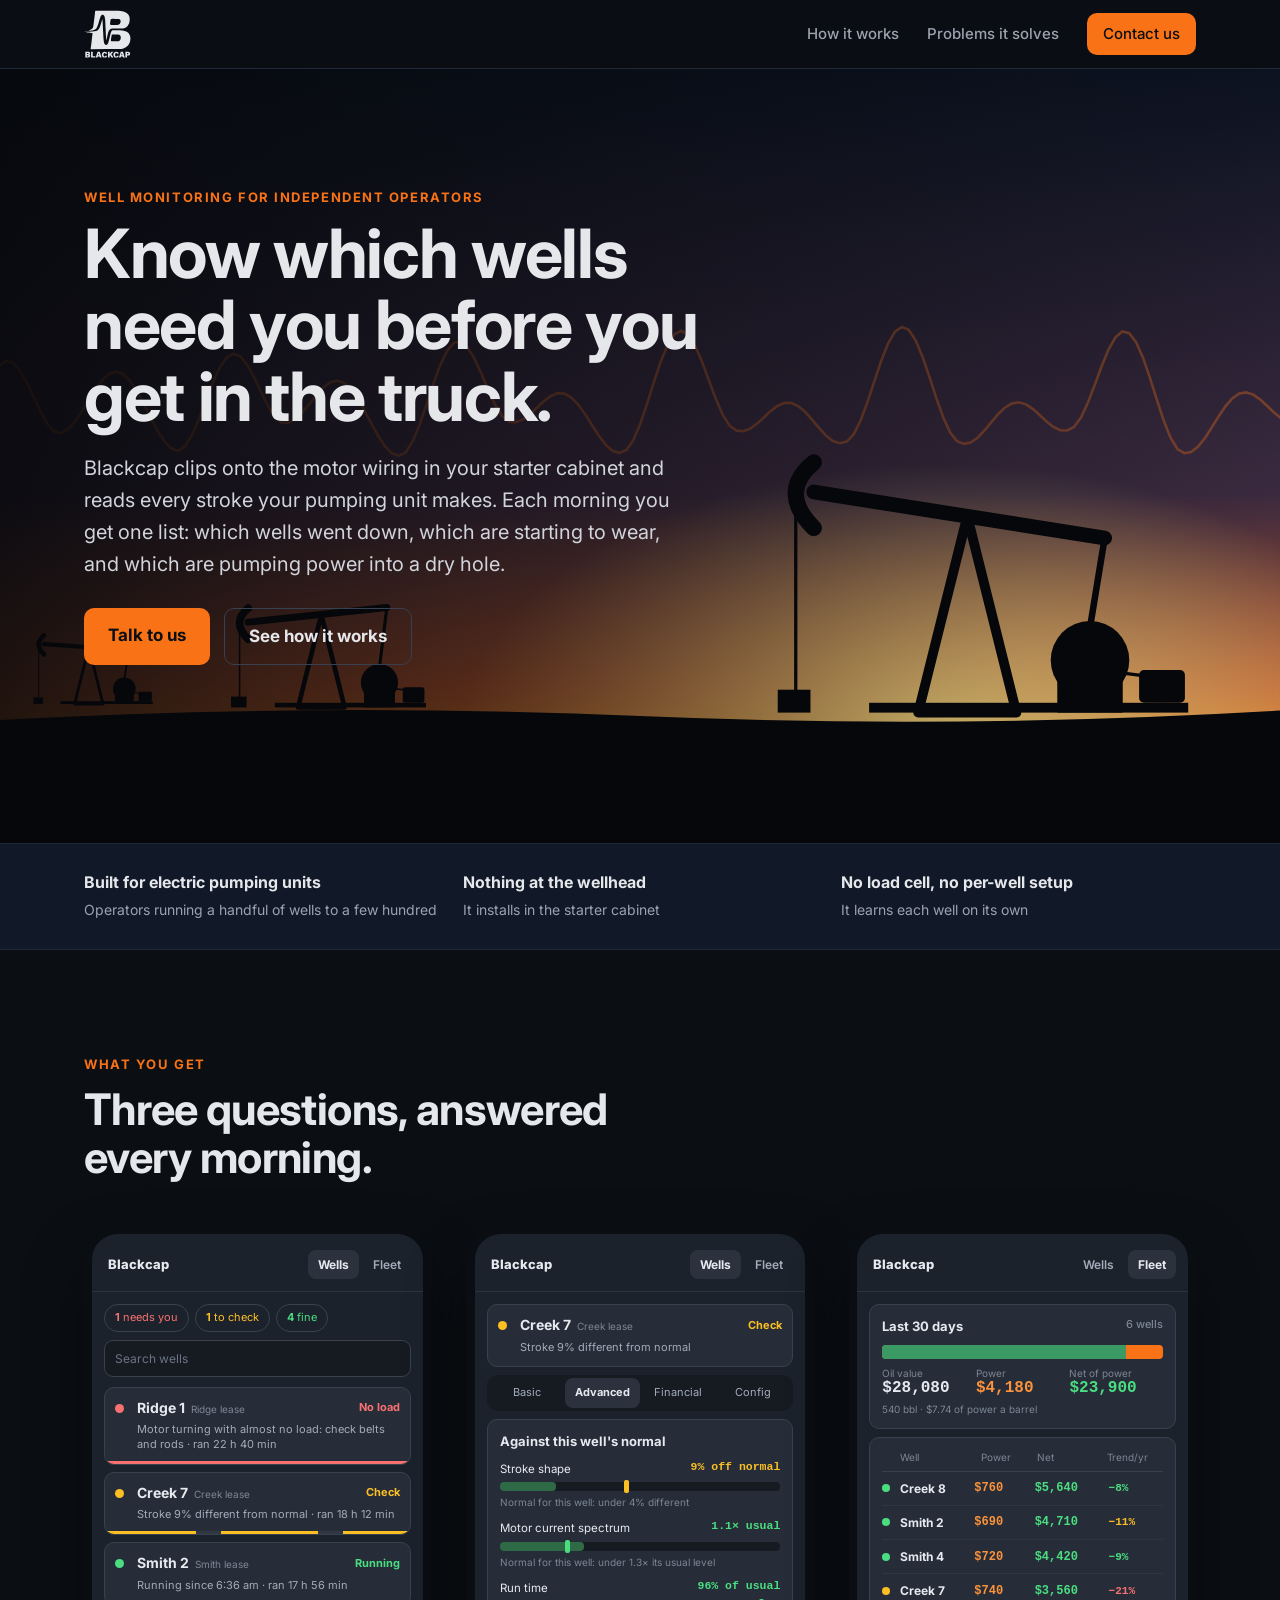
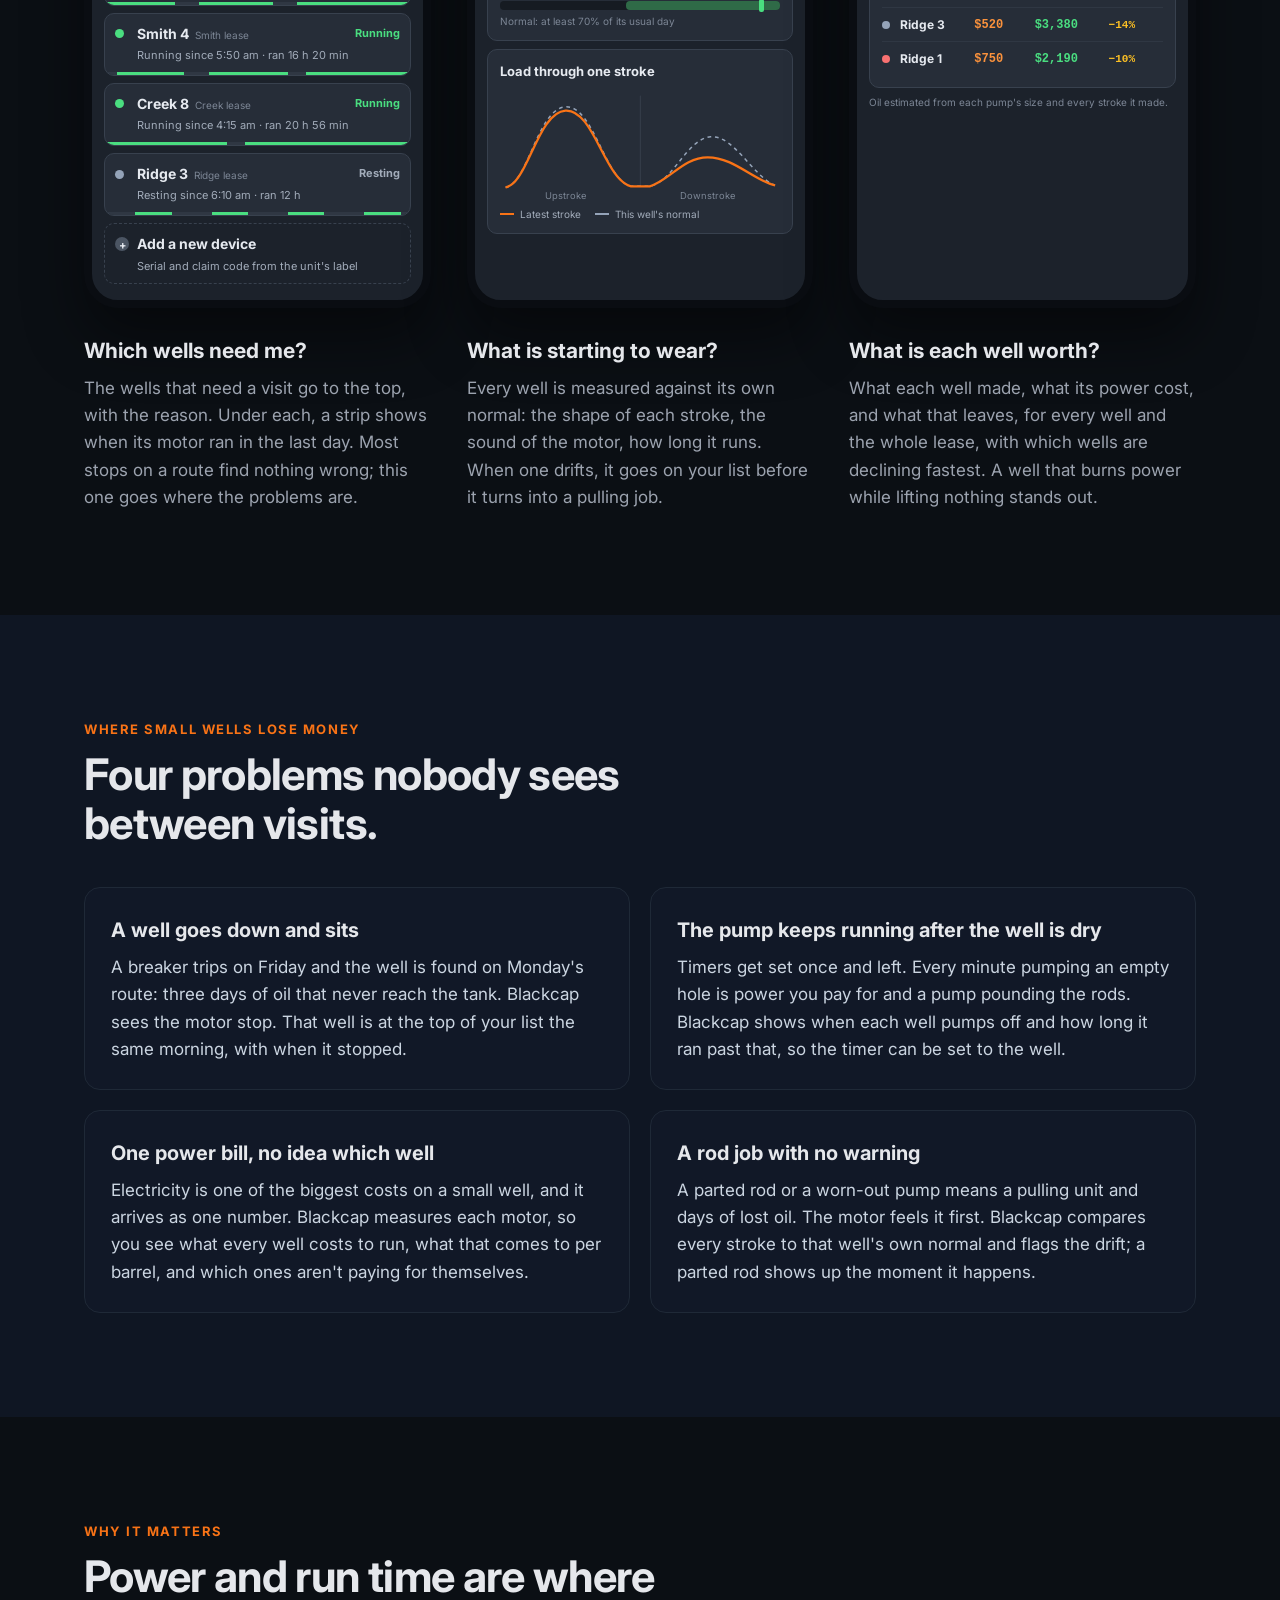
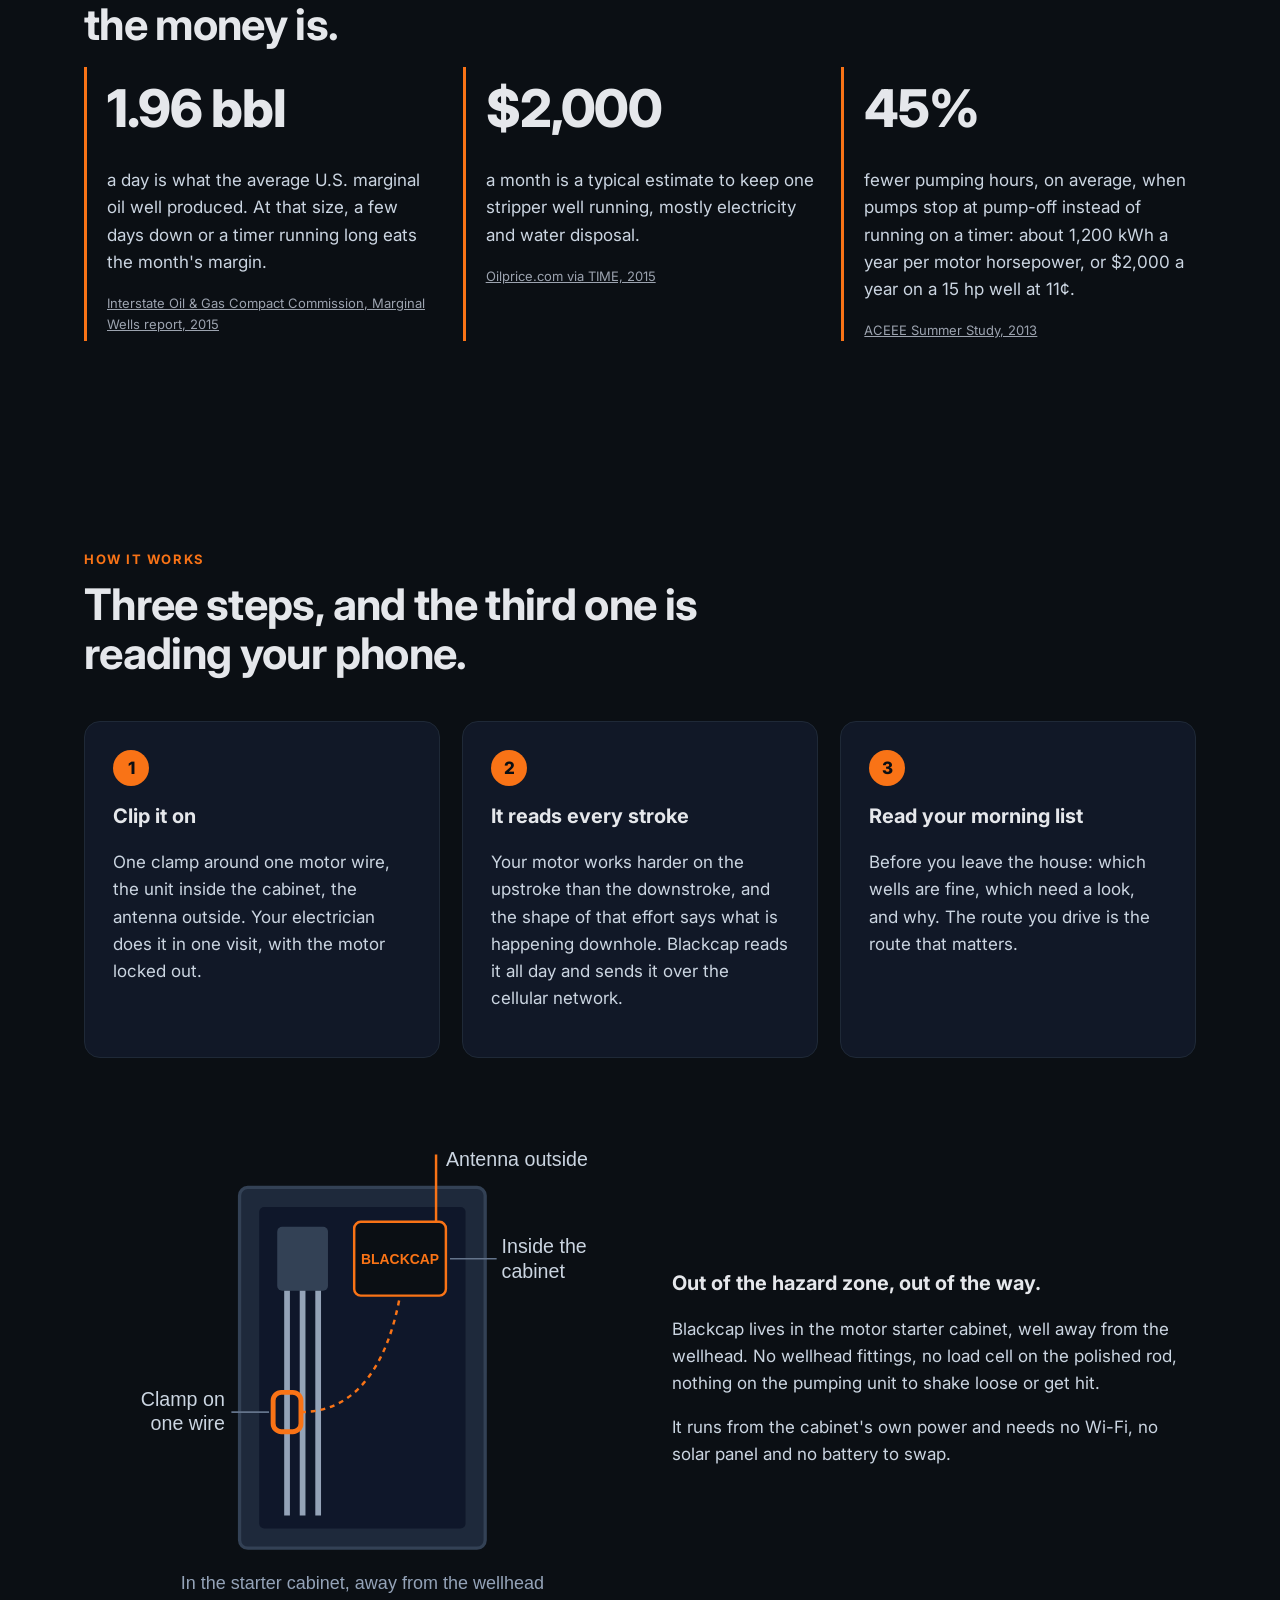
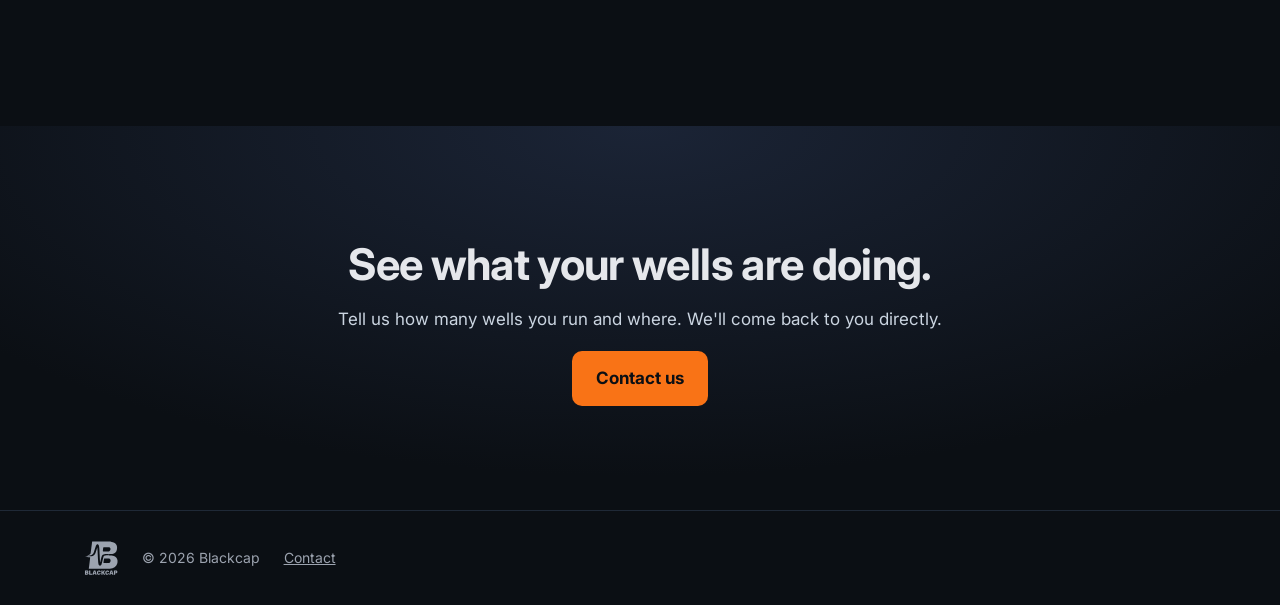
<file: index.html>
<!doctype html>
<html lang="en">
<head>
<meta charset="utf-8">
<meta name="viewport" content="width=device-width, initial-scale=1">
<title>Blackcap — know which wells need you before you get in the truck</title>
<meta name="description" content="Blackcap clips onto the motor wiring in your starter cabinet, watches every stroke, and sends you one list each morning: which wells are fine and which need you.">
<link rel="icon" href="img/favicon.svg" type="image/svg+xml">
<link rel="preconnect" href="https://fonts.googleapis.com">
<link rel="preconnect" href="https://fonts.gstatic.com" crossorigin>
<link href="https://fonts.googleapis.com/css2?family=Inter:wght@400;500;600;700;800&display=swap" rel="stylesheet">
<link rel="stylesheet" href="styles.css">
</head>
<body>

<header class="nav">
  <div class="wrap nav-in">
    <a class="brand" href="index.html" aria-label="Blackcap home"><img class="logo" src="img/logo-light.svg" alt="Blackcap"></a>
    <nav>
      <a href="index.html#how">How it works</a>
      <a href="index.html#know">Problems it solves</a>
      <a class="btn btn-small" href="contact.html">Contact us</a>
    </nav>
  </div>
</header>

<main id="top">

<section class="hero">
  <img class="hero-bg" src="img/hero.svg" alt="">
  <div class="wrap hero-in">
    <p class="eyebrow">Well monitoring for independent operators</p>
    <h1>Know which wells need you before you get in the truck.</h1>
    <p class="lede">Blackcap clips onto the motor wiring in your starter cabinet and reads every stroke your pumping unit makes. Each morning you get one list: which wells went down, which are starting to wear, and which are pumping power into a dry hole.</p>
    <div class="ctas">
      <a class="btn" href="contact.html">Talk to us</a>
      <a class="btn btn-ghost" href="#how">See how it works</a>
    </div>
  </div>
</section>

<section class="strip">
  <div class="wrap strip-in">
    <div><strong>Built for electric pumping units</strong><span>Operators running a handful of wells to a few hundred</span></div>
    <div><strong>Nothing at the wellhead</strong><span>It installs in the starter cabinet</span></div>
    <div><strong>No load cell, no per-well setup</strong><span>It learns each well on its own</span></div>
  </div>
</section>

<section class="section" id="value">
  <div class="wrap">
    <p class="eyebrow">What you get</p>
    <h2>Three questions, answered every morning.</h2>
    <div class="trio">
      <div class="trio-col">
    <div class="phone" role="img" aria-label="The Blackcap app on a phone: the wells that need you first, each with why and when it ran today">
      <div class="phone-top"><span class="pt-brand">Blackcap</span><span class="pt-tabs"><b>Wells</b><span>Fleet</span></span></div>
      <div class="phone-counts"><span class="bad"><b>1</b> needs you</span><span class="warn"><b>1</b> to check</span><span class="good"><b>4</b> fine</span></div>
      <div class="phone-search">Search wells</div>
      <ul class="phone-list">
        <li class="pw bad"><span class="pd"></span><span class="pn"><b>Ridge 1</b><em>Ridge lease</em></span><span class="ps">No load</span>
          <span class="pr">Motor turning with almost no load: check belts and rods · ran 22 h 40 min</span><span class="pst"><i style="left:0%;width:100%;background:#f87171"></i></span></li>
        <li class="pw warn"><span class="pd"></span><span class="pn"><b>Creek 7</b><em>Creek lease</em></span><span class="ps">Check</span>
          <span class="pr">Stroke 9% different from normal · ran 18 h 12 min</span><span class="pst"><i style="left:0%;width:30%;background:#fbbf24"></i><i style="left:38%;width:32%;background:#fbbf24"></i><i style="left:78%;width:22%;background:#fbbf24"></i></span></li>
        <li class="pw good"><span class="pd"></span><span class="pn"><b>Smith 2</b><em>Smith lease</em></span><span class="ps">Running</span>
          <span class="pr">Running since 6:36 am · ran 17 h 56 min</span><span class="pst"><i style="left:0%;width:23%;background:#4ade80"></i><i style="left:31%;width:24%;background:#4ade80"></i><i style="left:63%;width:37%;background:#4ade80"></i></span></li>
        <li class="pw good"><span class="pd"></span><span class="pn"><b>Smith 4</b><em>Smith lease</em></span><span class="ps">Running</span>
          <span class="pr">Running since 5:50 am · ran 16 h 20 min</span><span class="pst"><i style="left:4%;width:22%;background:#4ade80"></i><i style="left:34%;width:26%;background:#4ade80"></i><i style="left:66%;width:34%;background:#4ade80"></i></span></li>
        <li class="pw good"><span class="pd"></span><span class="pn"><b>Creek 8</b><em>Creek lease</em></span><span class="ps">Running</span>
          <span class="pr">Running since 4:15 am · ran 20 h 56 min</span><span class="pst"><i style="left:0%;width:40%;background:#4ade80"></i><i style="left:46%;width:54%;background:#4ade80"></i></span></li>
        <li class="pw rest"><span class="pd"></span><span class="pn"><b>Ridge 3</b><em>Ridge lease</em></span><span class="ps">Resting</span>
          <span class="pr">Resting since 6:10 am · ran 12 h</span><span class="pst"><i style="left:10%;width:12%;background:#4ade80"></i><i style="left:35%;width:12%;background:#4ade80"></i><i style="left:60%;width:12%;background:#4ade80"></i><i style="left:85%;width:12%;background:#4ade80"></i></span></li>
        <li class="pw add"><span class="pd">+</span><span class="pn"><b>Add a new device</b></span><span class="pr">Serial and claim code from the unit's label</span></li>
      </ul>
    </div>
        <h3>Which wells need me?</h3>
        <p>The wells that need a visit go to the top, with the reason. Under each, a strip shows when its motor ran in the last day. Most stops on a route find nothing wrong; this one goes where the problems are.</p>
      </div>
      <div class="trio-col">
    <div class="phone" role="img" aria-label="One well opened in the Blackcap app: each check against that well's own normal, and its latest stroke against its usual stroke">
      <div class="phone-top"><span class="pt-brand">Blackcap</span><span class="pt-tabs"><b>Wells</b><span>Fleet</span></span></div>
      <div class="pw warn open"><span class="pd"></span><span class="pn"><b>Creek 7</b><em>Creek lease</em></span><span class="ps">Check</span>
        <span class="pr">Stroke 9% different from normal</span></div>
      <div class="pmodes"><span>Basic</span><b>Advanced</b><span>Financial</span><span>Config</span></div>
      <div class="ppanel">
        <h4>Against this well's normal</h4>
        <div class="pchk"><div class="pchk-h"><span>Stroke shape</span><b class="warn">9% off normal</b></div>
          <span class="pchk-bar"><i class="ok" style="left:0%;width:20%"></i><i class="mk warn" style="left:45%"></i></span><small>Normal for this well: under 4% different</small></div>
        <div class="pchk"><div class="pchk-h"><span>Motor current spectrum</span><b class="good">1.1× usual</b></div>
          <span class="pchk-bar"><i class="ok" style="left:0%;width:30%"></i><i class="mk good" style="left:24%"></i></span><small>Normal for this well: under 1.3× its usual level</small></div>
        <div class="pchk"><div class="pchk-h"><span>Run time</span><b class="good">96% of usual</b></div>
          <span class="pchk-bar"><i class="ok" style="left:45%;width:55%"></i><i class="mk good" style="left:93%"></i></span><small>Normal: at least 70% of its usual day</small></div>
      </div>
      <div class="ppanel">
        <h4>Load through one stroke</h4>
        <svg class="pchart" viewBox="0 0 300 120" aria-hidden="true">
          <line x1="150" y1="6" x2="150" y2="104" class="axis"/>
          <path class="norm" d="M6,104 C30,100 40,20 70,18 C100,16 112,96 140,103 L160,103 C185,98 200,52 225,50 C250,48 270,92 294,102"/>
          <path class="now" d="M6,104 C30,100 40,24 70,22 C100,20 112,96 140,103 L160,103 C182,96 196,72 222,72 C250,72 270,96 294,102"/>
          <text x="70" y="117">Upstroke</text><text x="222" y="117">Downstroke</text>
        </svg>
        <p class="plegend"><i class="now"></i>Latest stroke <i class="norm"></i>This well's normal</p>
      </div>
    </div>
        <h3>What is starting to wear?</h3>
        <p>Every well is measured against its own normal: the shape of each stroke, the sound of the motor, how long it runs. When one drifts, it goes on your list before it turns into a pulling job.</p>
      </div>
      <div class="trio-col">
    <div class="phone" role="img" aria-label="The Blackcap fleet page: value, power cost and net for the last 30 days, and each well's net and yearly trend">
      <div class="phone-top"><span class="pt-brand">Blackcap</span><span class="pt-tabs"><span>Wells</span><b>Fleet</b></span></div>
      <div class="ppanel">
        <h4>Last 30 days <span class="prange">6 wells</span></h4>
        <span class="psplit"><i style="width:87%"></i></span>
        <div class="ptotals"><span><i>Oil value</i>$28,080</span><span class="pow"><i>Power</i>$4,180</span><span class="good"><i>Net of power</i>$23,900</span></div>
        <p class="pnote">540 bbl · $7.74 of power a barrel</p>
      </div>
      <div class="ppanel">
        <div class="ptable-h"><span>Well</span><span>Power</span><span>Net</span><span>Trend/yr</span></div>
        <ul class="ptable">
        <li class="good"><span class="pd"></span><b>Creek 8</b><span class="ppow">$760</span><span class="pnet">$5,640</span><span class="ptr good">−8%</span></li>
        <li class="good"><span class="pd"></span><b>Smith 2</b><span class="ppow">$690</span><span class="pnet">$4,710</span><span class="ptr warn">−11%</span></li>
        <li class="good"><span class="pd"></span><b>Smith 4</b><span class="ppow">$720</span><span class="pnet">$4,420</span><span class="ptr good">−9%</span></li>
        <li class="warn"><span class="pd"></span><b>Creek 7</b><span class="ppow">$740</span><span class="pnet">$3,560</span><span class="ptr bad">−21%</span></li>
        <li class="rest"><span class="pd"></span><b>Ridge 3</b><span class="ppow">$520</span><span class="pnet">$3,380</span><span class="ptr warn">−14%</span></li>
        <li class="bad"><span class="pd"></span><b>Ridge 1</b><span class="ppow">$750</span><span class="pnet">$2,190</span><span class="ptr warn">−10%</span></li>
        </ul>
      </div>
      <p class="pnote">Oil estimated from each pump's size and every stroke it made.</p>
    </div>
        <h3>What is each well worth?</h3>
        <p>What each well made, what its power cost, and what that leaves, for every well and the whole lease, with which wells are declining fastest. A well that burns power while lifting nothing stands out.</p>
      </div>
    </div>
  </div>
</section>

<section id="know" class="section alt">
  <div class="wrap">
    <p class="eyebrow">Where small wells lose money</p>
    <h2>Four problems nobody sees between visits.</h2>
    <div class="cards two">
      <article class="card"><h3>A well goes down and sits</h3><p>A breaker trips on Friday and the well is found on Monday's route: three days of oil that never reach the tank. Blackcap sees the motor stop. That well is at the top of your list the same morning, with when it stopped.</p></article>
      <article class="card"><h3>The pump keeps running after the well is dry</h3><p>Timers get set once and left. Every minute pumping an empty hole is power you pay for and a pump pounding the rods. Blackcap shows when each well pumps off and how long it ran past that, so the timer can be set to the well.</p></article>
      <article class="card"><h3>One power bill, no idea which well</h3><p>Electricity is one of the biggest costs on a small well, and it arrives as one number. Blackcap measures each motor, so you see what every well costs to run, what that comes to per barrel, and which ones aren't paying for themselves.</p></article>
      <article class="card"><h3>A rod job with no warning</h3><p>A parted rod or a worn-out pump means a pulling unit and days of lost oil. The motor feels it first. Blackcap compares every stroke to that well's own normal and flags the drift; a parted rod shows up the moment it happens.</p></article>
    </div>
  </div>
</section>

<section class="section stats">
  <div class="wrap">
    <p class="eyebrow">Why it matters</p>
    <h2>Power and run time are where the money is.</h2>
    <div class="stat-grid">
      <div class="stat"><span class="big">1.96 bbl</span><p>a day is what the average U.S. marginal oil well produced. At that size, a few days down or a timer running long eats the month's margin.</p><a class="src" href="https://oklahoma.gov/content/dam/ok/en/iogcc/documents/publications/marginalwell-2015.pdf">Interstate Oil &amp; Gas Compact Commission, Marginal Wells report, 2015</a></div>
      <div class="stat"><span class="big">$2,000</span><p>a month is a typical estimate to keep one stripper well running, mostly electricity and water disposal.</p><a class="src" href="https://time.com/4143227/low-oil-price-stripper-wells/">Oilprice.com via TIME, 2015</a></div>
      <div class="stat"><span class="big">45%</span><p>fewer pumping hours, on average, when pumps stop at pump-off instead of running on a timer: about 1,200 kWh a year per motor horsepower, or $2,000 a year on a 15 hp well at 11¢.</p><a class="src" href="https://www.aceee.org/files/proceedings/2013/data/papers/2_024.pdf">ACEEE Summer Study, 2013</a></div>
    </div>
  </div>
</section>

<section id="how" class="section">
  <div class="wrap">
    <p class="eyebrow">How it works</p>
    <h2>Three steps, and the third one is reading your phone.</h2>
    <div class="steps">
      <div class="step"><span class="num">1</span><h3>Clip it on</h3><p>One clamp around one motor wire, the unit inside the cabinet, the antenna outside. Your electrician does it in one visit, with the motor locked out.</p></div>
      <div class="step"><span class="num">2</span><h3>It reads every stroke</h3><p>Your motor works harder on the upstroke than the downstroke, and the shape of that effort says what is happening downhole. Blackcap reads it all day and sends it over the cellular network.</p></div>
      <div class="step"><span class="num">3</span><h3>Read your morning list</h3><p>Before you leave the house: which wells are fine, which need a look, and why. The route you drive is the route that matters.</p></div>
    </div>
    <div class="split">
      <img src="img/cabinet.svg" alt="Drawing of a motor starter cabinet with the Blackcap unit inside and a clamp on one motor wire">
      <div>
        <h3>Out of the hazard zone, out of the way.</h3>
        <p>Blackcap lives in the motor starter cabinet, well away from the wellhead. No wellhead fittings, no load cell on the polished rod, nothing on the pumping unit to shake loose or get hit.</p>
        <p>It runs from the cabinet's own power and needs no Wi-Fi, no solar panel and no battery to swap.</p>
      </div>
    </div>
  </div>
</section>

<section class="section cta">
  <div class="wrap cta-in">
    <h2>See what your wells are doing.</h2>
    <p>Tell us how many wells you run and where. We'll come back to you directly.</p>
    <a class="btn" href="contact.html">Contact us</a>
  </div>
</section>

</main>

<footer class="foot">
  <div class="wrap foot-in">
    <img class="logo small" src="img/logo-muted.svg" alt="">
    <span>© 2026 Blackcap</span>
    <a href="contact.html">Contact</a>
  </div>
</footer>

</body>
</html>
</file>
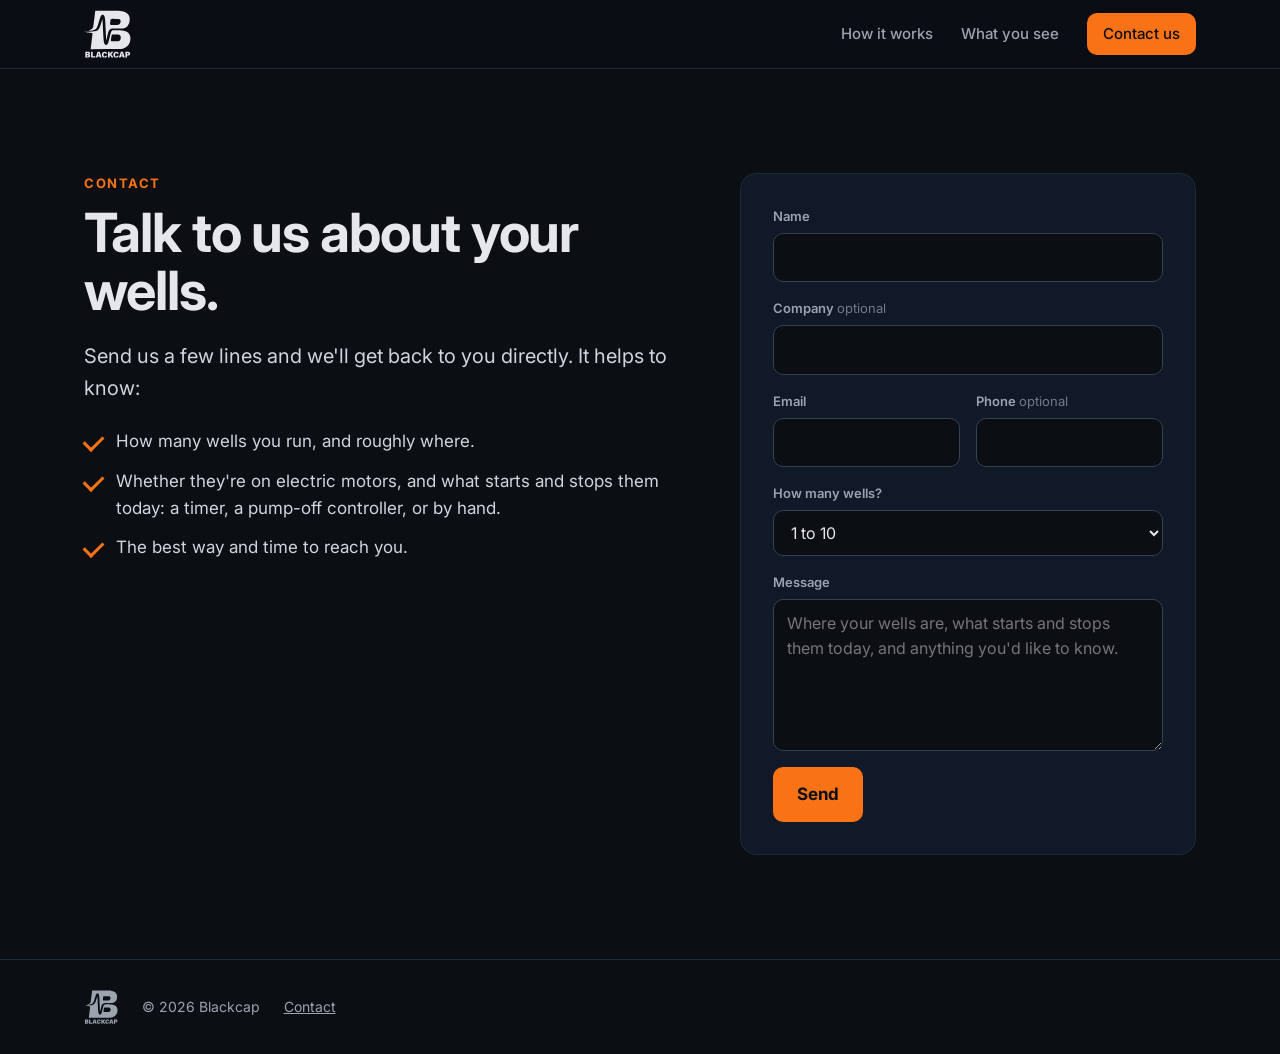
<file: contact.html>
<!doctype html>
<html lang="en">
<head>
<meta charset="utf-8">
<meta name="viewport" content="width=device-width, initial-scale=1">
<title>Contact — Blackcap</title>
<meta name="description" content="Blackcap clips onto the motor wiring in your starter cabinet, watches every stroke, and sends you one list each morning: which wells are fine and which need you.">
<link rel="icon" href="img/favicon.svg" type="image/svg+xml">
<link rel="preconnect" href="https://fonts.googleapis.com">
<link rel="preconnect" href="https://fonts.gstatic.com" crossorigin>
<link href="https://fonts.googleapis.com/css2?family=Inter:wght@400;500;600;700;800&display=swap" rel="stylesheet">
<link rel="stylesheet" href="styles.css">
</head>
<body>

<header class="nav">
  <div class="wrap nav-in">
    <a class="brand" href="index.html" aria-label="Blackcap home"><img class="logo" src="img/logo-light.svg" alt="Blackcap"></a>
    <nav>
      <a href="index.html#how">How it works</a>
      <a href="index.html#know">What you see</a>
      <a class="btn btn-small" href="contact.html">Contact us</a>
    </nav>
  </div>
</header>

<main>
<section class="section contact">
  <div class="wrap contact-in">
    <div>
      <p class="eyebrow">Contact</p>
      <h1 class="page-h">Talk to us about your wells.</h1>
      <p class="lede">Send us a few lines and we'll get back to you directly. It helps to know:</p>
      <ul class="ticks">
        <li>How many wells you run, and roughly where.</li>
        <li>Whether they're on electric motors, and what starts and stops them today: a timer, a pump-off controller, or by hand.</li>
        <li>The best way and time to reach you.</li>
      </ul>
    </div>
    <form class="contact-card enquiry" action="https://api.web3forms.com/submit" method="POST">
      <input type="hidden" name="access_key" value="66ff773b-dd45-49e2-b322-aab866b27ac4">
      <input type="hidden" name="subject" value="Enquiry from Blackcap">
      <input type="hidden" name="from_name" value="Blackcap">
      <input type="hidden" name="redirect" value="https://blackcap.cx/thanks.html">
      <input type="checkbox" name="botcheck" class="hp" tabindex="-1" autocomplete="off">
      <label><span>Name</span><input type="text" name="name" required autocomplete="name"></label>
      <label><span>Company <em>optional</em></span><input type="text" name="company" autocomplete="organization"></label>
      <div class="row">
        <label><span>Email</span><input type="email" name="email" required autocomplete="email"></label>
        <label><span>Phone <em>optional</em></span><input type="tel" name="phone" autocomplete="tel"></label>
      </div>
      <label><span>How many wells?</span>
        <select name="wells"><option>1 to 10</option><option>11 to 50</option><option>51 to 200</option><option>More than 200</option></select>
      </label>
      <label><span>Message</span><textarea name="message" rows="5" required placeholder="Where your wells are, what starts and stops them today, and anything you'd like to know."></textarea></label>
      <button type="submit" class="btn">Send</button>
    </form>
  </div>
</section>
</main>

<footer class="foot">
  <div class="wrap foot-in">
    <img class="logo small" src="img/logo-muted.svg" alt="">
    <span>© 2026 Blackcap</span>
    <a href="contact.html">Contact</a>
  </div>
</footer>

</body>
</html>
</file>
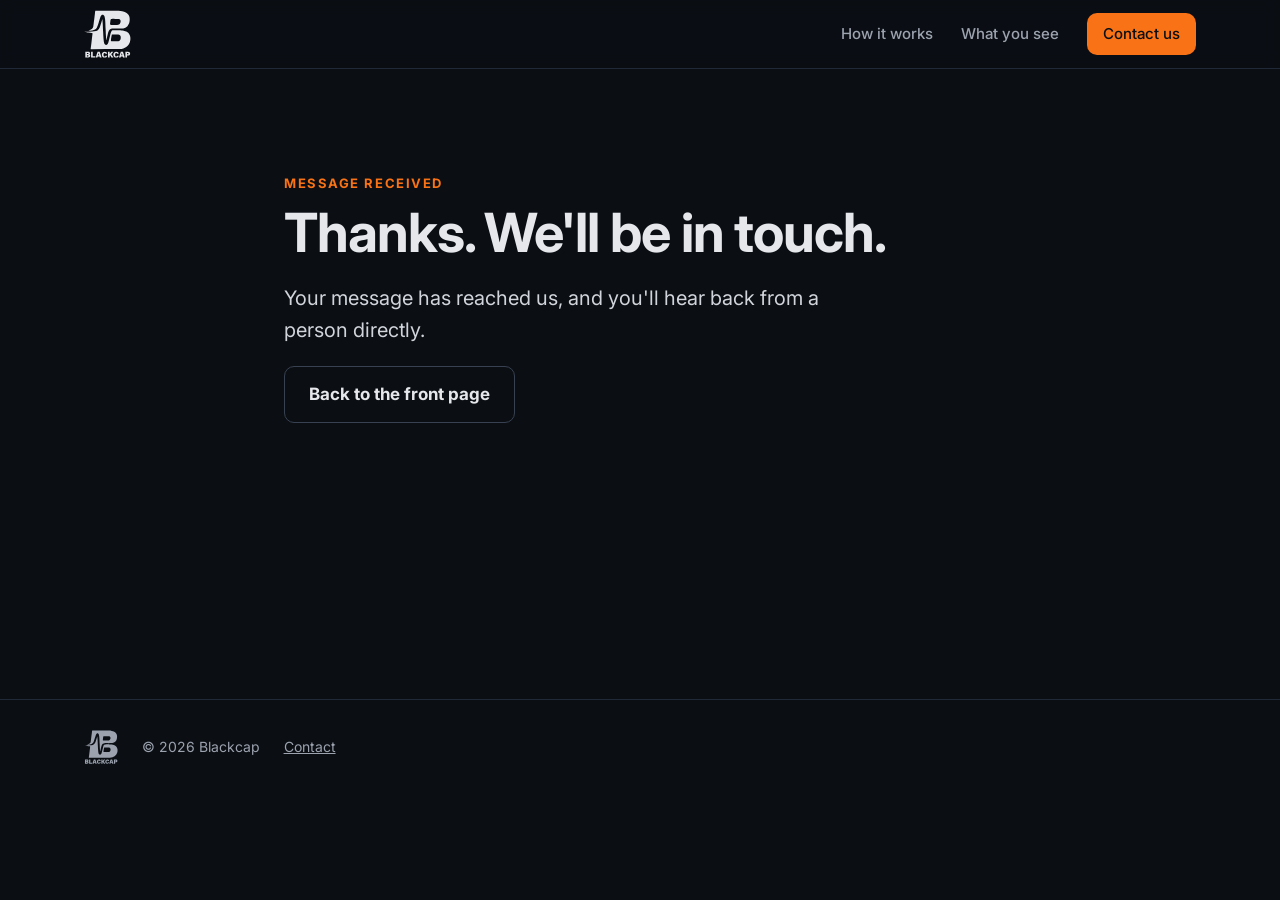
<file: thanks.html>
<!doctype html>
<html lang="en">
<head>
<meta charset="utf-8">
<meta name="viewport" content="width=device-width, initial-scale=1">
<title>Message received — Blackcap</title>
<meta name="description" content="Blackcap clips onto the motor wiring in your starter cabinet, watches every stroke, and sends you one list each morning: which wells are fine and which need you.">
<link rel="icon" href="img/favicon.svg" type="image/svg+xml">
<link rel="preconnect" href="https://fonts.googleapis.com">
<link rel="preconnect" href="https://fonts.gstatic.com" crossorigin>
<link href="https://fonts.googleapis.com/css2?family=Inter:wght@400;500;600;700;800&display=swap" rel="stylesheet">
<link rel="stylesheet" href="styles.css">
</head>
<body>

<header class="nav">
  <div class="wrap nav-in">
    <a class="brand" href="index.html" aria-label="Blackcap home"><img class="logo" src="img/logo-light.svg" alt="Blackcap"></a>
    <nav>
      <a href="index.html#how">How it works</a>
      <a href="index.html#know">What you see</a>
      <a class="btn btn-small" href="contact.html">Contact us</a>
    </nav>
  </div>
</header>

<main>
<section class="section contact">
  <div class="wrap narrow">
    <p class="eyebrow">Message received</p>
    <h1 class="page-h">Thanks. We'll be in touch.</h1>
    <p class="lede">Your message has reached us, and you'll hear back from a person directly.</p>
    <p><a class="btn btn-ghost" href="index.html">Back to the front page</a></p>
  </div>
</section>
</main>

<footer class="foot">
  <div class="wrap foot-in">
    <img class="logo small" src="img/logo-muted.svg" alt="">
    <span>© 2026 Blackcap</span>
    <a href="contact.html">Contact</a>
  </div>
</footer>

</body>
</html>
</file>
<file: styles.css>
:root {
  --bg: #0b0f14; --panel: #111827; --alt: #0f1623; --line: #1f2937;
  --text: #e5e7eb; --muted: #9ca3af; --accent: #f97316; --accent-ink: #0b0f14;
  --max: 1160px;
}
* { box-sizing: border-box; }
html { scroll-behavior: smooth; }
body { margin: 0; background: var(--bg); color: var(--text); font: 17px/1.6 Inter, system-ui, sans-serif; }
img { max-width: 100%; display: block; }
a { color: inherit; }
.wrap { max-width: var(--max); margin: 0 auto; padding: 0 24px; }

.nav { position: sticky; top: 0; z-index: 10; background: rgba(11, 15, 20, 0.85); backdrop-filter: blur(8px); border-bottom: 1px solid var(--line); }
.nav-in { display: flex; align-items: center; justify-content: space-between; height: 68px; }
.nav nav { display: flex; gap: 28px; align-items: center; }
.nav nav a { text-decoration: none; color: var(--muted); font-weight: 500; font-size: 15px; }
.nav nav a:hover { color: var(--text); }
.logo { display: block; height: 48px; width: auto; }
.logo.small { height: 34px; }

.btn { display: inline-block; background: var(--accent); color: var(--accent-ink) !important; font-weight: 700; text-decoration: none;
  padding: 14px 24px; border-radius: 10px; transition: transform .1s ease, filter .1s ease; }
.btn:hover { filter: brightness(1.08); transform: translateY(-1px); }
.btn-small { padding: 9px 16px; font-size: 14px; }
.btn-ghost { background: transparent; color: var(--text) !important; border: 1px solid #374151; }

.hero { position: relative; min-height: min(86vh, 780px); display: flex; align-items: center; overflow: hidden; }
.hero-bg { position: absolute; inset: 0; width: 100%; height: 100%; object-fit: cover; }
.hero::after { content: ""; position: absolute; inset: 0; background: linear-gradient(90deg, rgba(5, 7, 10, .85) 0%, rgba(5, 7, 10, .35) 60%, rgba(5, 7, 10, 0) 100%); }
.hero-in { position: relative; z-index: 1; width: 100%; padding-top: 60px; padding-bottom: 120px; }
.hero h1 { font-size: clamp(38px, 5.6vw, 68px); line-height: 1.05; letter-spacing: -0.02em; max-width: 14ch; margin: 10px 0 20px; }
.lede { font-size: clamp(17px, 1.6vw, 20px); color: #d1d5db; max-width: 46ch; }
.ctas { display: flex; gap: 14px; margin-top: 28px; flex-wrap: wrap; }
.eyebrow { color: var(--accent); text-transform: uppercase; letter-spacing: .12em; font-size: 13px; font-weight: 700; margin: 0; }

.strip { border-top: 1px solid var(--line); border-bottom: 1px solid var(--line); background: var(--panel); }
.strip-in { display: grid; grid-template-columns: repeat(3, 1fr); gap: 24px; padding-top: 26px; padding-bottom: 26px; }
.strip strong { display: block; font-size: 16px; }
.strip span { color: var(--muted); font-size: 14px; }

.section { padding: 104px 0; }
.split-rev .phone { order: 2; }
.section.alt { background: var(--alt); }
h2 { font-size: clamp(30px, 3.4vw, 44px); line-height: 1.12; letter-spacing: -0.015em; margin: 10px 0 18px; max-width: 22ch; }
h3 { font-size: 20px; margin: 0 0 8px; }
p { color: #cbd5e1; }

.steps { display: grid; grid-template-columns: repeat(3, 1fr); gap: 22px; margin: 44px 0 72px; }
.step { background: var(--panel); border: 1px solid var(--line); border-radius: 16px; padding: 28px; }
.num { display: inline-grid; place-items: center; width: 36px; height: 36px; border-radius: 50%; background: var(--accent); color: var(--accent-ink); font-weight: 800; margin-bottom: 14px; }

.split { display: grid; grid-template-columns: 1fr 1fr; gap: 64px; align-items: center; }
.split-rev img { order: 2; }
.split img { border-radius: 16px; }

.cards { display: grid; grid-template-columns: repeat(3, 1fr); gap: 20px; margin-top: 40px; }
.card { background: var(--panel); border: 1px solid var(--line); border-radius: 16px; padding: 26px; }
.card p { margin: 0; }
.cards.two { grid-template-columns: repeat(2, 1fr); }
.card-pilot { border-style: dashed; border-color: #f9731655; }
.card-pilot h3 { color: var(--accent); }

.stat-grid { display: grid; grid-template-columns: repeat(3, 1fr); gap: 24px; }
.stat { border-left: 3px solid var(--accent); padding-left: 20px; }
.big { font-size: 52px; font-weight: 800; letter-spacing: -0.02em; }
.src { display: block; font-size: 13px; color: var(--muted); }
.narrow { max-width: 760px; }
.narrow h2 { max-width: none; }
.fine { font-size: 14px; color: var(--muted); }


.foot { border-top: 1px solid var(--line); padding: 30px 0; }
.foot-in { display: flex; align-items: center; gap: 24px; color: var(--muted); font-size: 14px; }
.foot-in a { color: var(--muted); }

@media (max-width: 860px) {
  .nav nav a:not(.btn) { display: none; }
  .strip-in, .steps, .cards, .cards.two, .stat-grid, .split { grid-template-columns: 1fr; }
  .split { gap: 32px; }
  .split-rev img { order: 0; }
  .section { padding: 52px 0; }
  .split-rev .phone { order: 0; }
  .hero { flex-direction: column; align-items: stretch; min-height: 0; background: #0b1220; }
  .hero::after { display: none; }
  .hero-in { padding-top: 40px; padding-bottom: 8px; }
  .hero-bg { position: relative; order: 2; height: 260px; object-position: 70% 100%; }
}

.cta { text-align: center; background: radial-gradient(1200px 500px at 50% 0%, #1b2436 0%, var(--bg) 70%); }
.cta-in { max-width: 760px; }
.cta h2 { margin-left: auto; margin-right: auto; }
.ticks { list-style: none; padding: 0; margin: 24px 0 0; }
.ticks li { padding-left: 32px; position: relative; margin: 12px 0; color: #d1d5db; }
.ticks li::before { content: ""; position: absolute; left: 0; top: 7px; width: 16px; height: 9px; border-left: 3px solid var(--accent); border-bottom: 3px solid var(--accent); transform: rotate(-45deg); }
.contact { min-height: 70vh; }
.contact-in { display: grid; grid-template-columns: 1.3fr 1fr; gap: 64px; align-items: start; }
.page-h { font-size: clamp(34px, 4.4vw, 54px); line-height: 1.08; letter-spacing: -0.02em; margin: 10px 0 18px; }
.contact-card { background: var(--panel); border: 1px solid var(--line); border-radius: 16px; padding: 32px; }
.big-link { display: block; font-size: 24px; font-weight: 700; color: var(--accent); text-decoration: none; margin: 4px 0 8px; }
@media (max-width: 860px) { .contact-in { grid-template-columns: 1fr; gap: 32px; } }

.enquiry { display: grid; gap: 16px; }
.enquiry .row { display: grid; grid-template-columns: 1fr 1fr; gap: 16px; }
.enquiry label { display: grid; gap: 6px; }
.enquiry label > span { font-size: 13px; font-weight: 600; color: var(--muted); }
.enquiry label > span em { font-style: normal; font-weight: 400; opacity: .7; }
.enquiry input, .enquiry select, .enquiry textarea { font: inherit; font-size: 16px; color: var(--text); background: var(--bg); border: 1px solid #374151; border-radius: 10px; padding: 11px 13px; width: 100%; }
.enquiry textarea { resize: vertical; }
.enquiry input:focus, .enquiry select:focus, .enquiry textarea:focus { outline: none; border-color: var(--accent); }
.enquiry button { justify-self: start; border: 0; cursor: pointer; font: inherit; font-weight: 700; }
.enquiry .hp { position: absolute; left: -9999px; }
@media (max-width: 520px) { .enquiry .row { grid-template-columns: 1fr; } }

/* the app on a phone, drawn in the page so its writing stays readable at any width */
.phone { width: 100%; max-width: 380px; justify-self: center; background: #1c222b; border: 8px solid #0a0d12; border-radius: 34px;
  padding: 14px 12px 16px; box-shadow: 0 30px 60px rgba(0, 0, 0, .45); font-size: 13px; color: #e6eaf0; }
.phone-top { display: flex; justify-content: space-between; align-items: center; padding: 2px 4px 12px; border-bottom: 1px solid #2c333e; margin: 0 -12px 12px; padding-left: 16px; padding-right: 12px; }
.pt-brand { font-weight: 800; }
.pt-tabs { display: flex; gap: 4px; font-size: 12px; color: #a2acba; font-weight: 600; }
.pt-tabs > * { padding: 5px 10px; border-radius: 8px; } .pt-tabs b { background: #2b323d; color: #e6eaf0; }
.phone-counts { display: flex; gap: 6px; margin-bottom: 8px; flex-wrap: wrap; }
.phone-counts span { border: 1px solid #38414e; border-radius: 999px; padding: 4px 10px; font-size: 11px; color: #a2acba; }
.phone-counts b { font-weight: 700; } .phone-counts .bad { color: #f87171; } .phone-counts .warn { color: #fbbf24; } .phone-counts .good { color: #4ade80; }
.phone-search { background: #161b22; border: 1px solid #38414e; border-radius: 9px; padding: 8px 10px; font-size: 12px; color: #6b7482; margin-bottom: 10px; }
.phone-list { list-style: none; margin: 0; padding: 0; display: grid; gap: 7px; }
.pw { position: relative; display: grid; grid-template-columns: 14px 1fr auto; gap: 3px 8px; background: #262d38; border: 1px solid #38414e;
  border-radius: 10px; padding: 9px 10px 12px; overflow: hidden; grid-template-areas: "d n s" ". r r"; align-items: center; }
.pd { grid-area: d; width: 9px; height: 9px; border-radius: 50%; background: #4b5563; }
.pw.bad .pd { background: #f87171; } .pw.warn .pd { background: #fbbf24; } .pw.good .pd { background: #4ade80; } .pw.rest .pd { background: #94a3b8; }
.pn { grid-area: n; min-width: 0; } .pn b { font-size: 14px; } .pn em { font-style: normal; font-size: 10px; color: #7c8695; margin-left: 6px; }
.ps { grid-area: s; text-align: right; font-size: 11px; font-weight: 700; }
.pw.bad .ps { color: #f87171; } .pw.warn .ps { color: #fbbf24; } .pw.good .ps { color: #4ade80; } .pw.rest .ps { color: #a2acba; }
.pr { grid-area: r; font-size: 11px; color: #a2acba; line-height: 1.35; }
.pst { position: absolute; left: 0; right: 0; bottom: 0; height: 3px; background: #2f3743; }
.pst i { position: absolute; top: 0; bottom: 0; }
.pw.add { border-style: dashed; background: transparent; padding-bottom: 9px; }
.pw.add .pd { width: 14px; height: 14px; display: grid; place-items: center; font-size: 11px; font-weight: 700; color: #e6eaf0; background: #4b5563; }

/* three phones, one per question */
.trio { display: grid; grid-template-columns: repeat(3, 1fr); gap: 36px; margin-top: 44px; align-items: start; }
.trio-col h3 { margin: 26px 0 8px; font-size: 21px; align-self: end; }
.trio-col > p { margin: 0; color: var(--muted, #a2acba); }
.trio .phone { max-width: 360px; }
@media (min-width: 1081px) { .trio { grid-template-rows: auto auto auto; row-gap: 0; } .trio-col { display: grid; grid-row: span 3; grid-template-rows: subgrid; } }
.pw.open { margin-bottom: 8px; }
.pmodes { display: grid; grid-template-columns: repeat(4, 1fr); background: #161b22; border-radius: 10px; padding: 3px; margin-bottom: 8px; font-size: 11px; text-align: center; color: #a2acba; }
.pmodes > * { padding: 6px 0; border-radius: 8px; } .pmodes b { background: #2b323d; color: #e6eaf0; }
.ppanel { background: #262d38; border: 1px solid #38414e; border-radius: 10px; padding: 11px 12px; margin-bottom: 8px; }
.ppanel h4 { margin: 0 0 8px; font-size: 13px; display: flex; justify-content: space-between; }
.prange { font-weight: 500; color: #7c8695; font-size: 11px; }
.pchk { margin-bottom: 9px; } .pchk:last-child { margin-bottom: 0; }
.pchk-h { display: flex; justify-content: space-between; font-size: 11.5px; margin-bottom: 4px; }
.pchk-h b { font: 600 11.5px ui-monospace, Menlo, monospace; }
.pchk-bar { position: relative; display: block; height: 9px; border-radius: 4px; background: #161b22; }
.pchk-bar i { position: absolute; top: 0; bottom: 0; border-radius: 4px; }
.pchk-bar .ok { background: #2f6a47; } .pchk-bar .mk { width: 5px; top: -2px; bottom: -2px; margin-left: -2px; border-radius: 2px; }
.pchk small { display: block; font-size: 10px; color: #7c8695; margin-top: 3px; }
.pchk-h .good, .ptotals .good, .ptr.good { color: #4ade80; } .pchk-h .warn, .ptr.warn { color: #fbbf24; } .pchk-h .bad, .ptr.bad { color: #f87171; }
.mk.good { background: #4ade80; } .mk.warn { background: #fbbf24; } .mk.bad { background: #f87171; }
.pchart { width: 100%; height: auto; display: block; }
.pchart .axis { stroke: #38414e; } .pchart text { fill: #7c8695; font-size: 10px; text-anchor: middle; }
.pchart path { fill: none; stroke-width: 2.4; } .pchart .now { stroke: #f97316; } .pchart .norm { stroke: #94a3b8; stroke-dasharray: 4 4; stroke-width: 1.6; }
.plegend { margin: 4px 0 0; font-size: 10px; color: #a2acba; display: flex; align-items: center; gap: 6px; }
.plegend i { display: inline-block; width: 14px; height: 2px; } .plegend i.now { background: #f97316; } .plegend i.norm { background: #94a3b8; margin-left: 8px; }
.psplit { display: block; height: 14px; border-radius: 4px; background: #f97316; overflow: hidden; margin-bottom: 8px; }
.psplit i { display: block; height: 100%; background: #3b9a64; }
.ptotals { display: grid; grid-template-columns: repeat(3, 1fr); font: 700 16px ui-monospace, Menlo, monospace; }
.ptotals i { display: block; font: 400 10px Inter, sans-serif; color: #7c8695; }
.pnote { font-size: 10px; color: #7c8695; margin: 6px 0 0; line-height: 1.35; }
.ptable-h { display: grid; grid-template-columns: 1.15fr .8fr 1fr .8fr; align-items: center; }
.ptable li { display: grid; align-items: center; }
.ptable-h { padding-left: 18px; font-size: 10px; color: #7c8695; padding-bottom: 6px; border-bottom: 1px solid #38414e; }
.ptable { list-style: none; margin: 0; padding: 0; }
.ptable li { padding: 7px 0; border-bottom: 1px solid #2f3743; font-size: 12px; grid-template-columns: 12px 1fr .8fr 1fr .8fr; gap: 0 6px; }
.ptable li:last-child { border-bottom: 0; }
.ptable .pd { grid-area: auto; width: 8px; height: 8px; }
.ptable li.bad .pd { background: #f87171; } .ptable li.warn .pd { background: #fbbf24; } .ptable li.good .pd { background: #4ade80; } .ptable li.rest .pd { background: #94a3b8; }
.ppow { font: 600 12px ui-monospace, Menlo, monospace; color: #fb923c; }
.ptotals .pow { color: #fb923c; }
.pnet { font: 700 12px ui-monospace, Menlo, monospace; color: #4ade80; } .ptr { font: 600 11px ui-monospace, Menlo, monospace; }
@media (max-width: 1080px) { .trio { grid-template-columns: 1fr; max-width: 420px; margin-left: auto; margin-right: auto; gap: 56px; } }

@media (max-width: 520px) {
  .wrap { padding-left: 18px; padding-right: 18px; }
  .ctas { gap: 10px; }
  .ctas .btn { padding: 12px 18px; font-size: 15px; }
  h2 { font-size: 28px; }
  .step, .card { padding: 20px; }
  .steps { margin: 28px 0 44px; gap: 14px; }
  .cards { gap: 12px; margin-top: 28px; }
  .big { font-size: 44px; }
  .phone { border-width: 6px; border-radius: 28px; padding: 12px 10px 14px; }
  .contact-card { padding: 20px 16px; }
}
</file>
